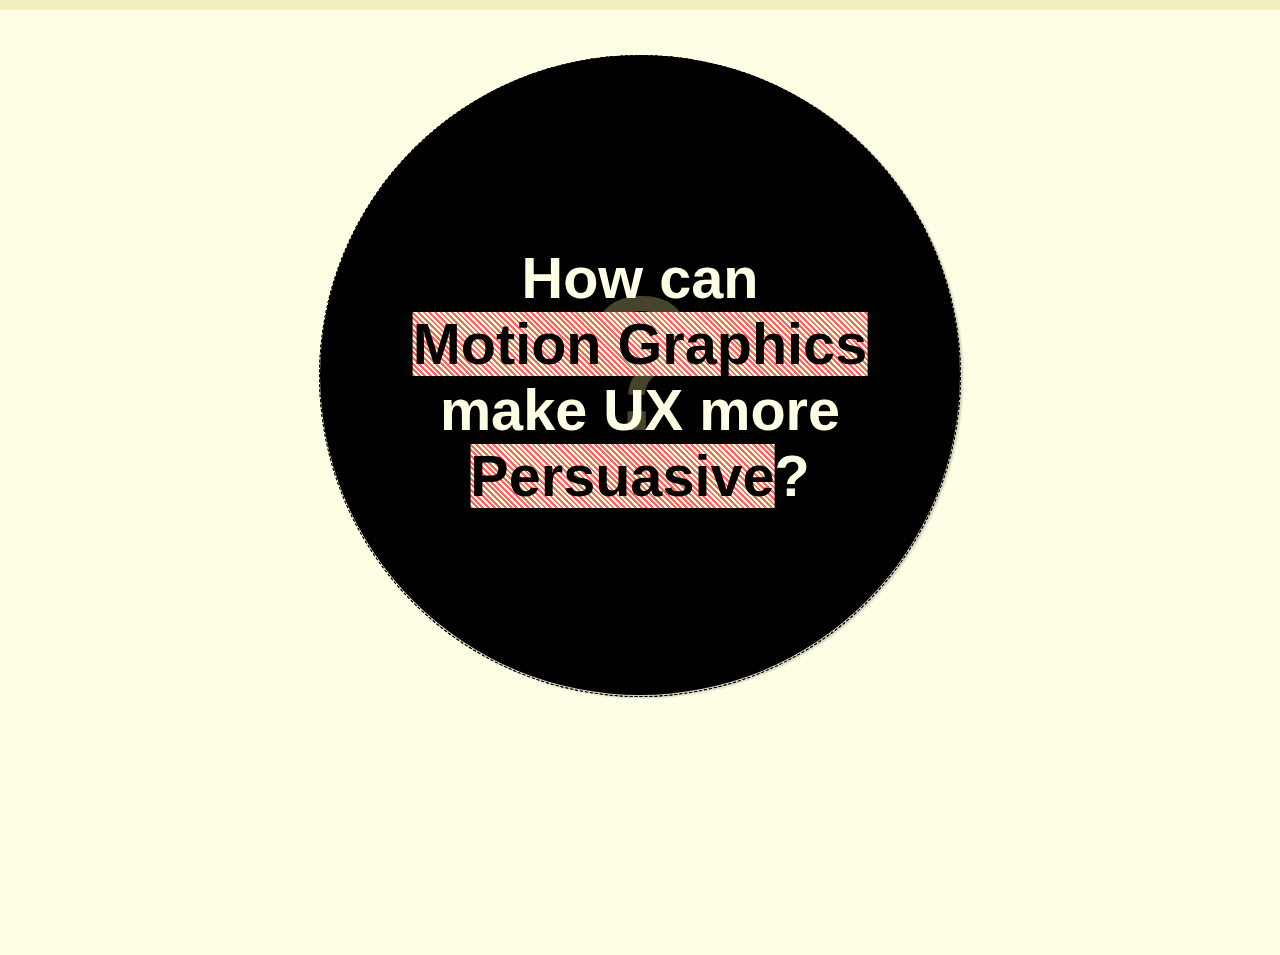
<file: ALL/index.html>
<!DOCTYPE html>
<html>
  <head>
    <meta charset="utf-8">
    <title>Eve Thesis Midterm</title>
    <link rel="stylesheet" href="style/main.css">
    <script
  src="https://code.jquery.com/jquery-3.1.1.min.js"
  integrity="sha256-hVVnYaiADRTO2PzUGmuLJr8BLUSjGIZsDYGmIJLv2b8="
  crossorigin="anonymous"></script>
  </head>
  <body>
    <div class="header">  </div>
<div id='q1-parent'>

<div id="q1">


    <div class="container-rel temp" >


        <div class="temp container-abs">
          <div class="container-rel circle-stroke">
          </div>
          <div class="container-rel circle-stroke">
          </div>
          <div class="container-rel circle">
              <p id="q" class="container-abs temp">?</p>
          </div>

              </div>

              <div class="temp container-abs" id="none">
                <div class="container-rel title">
                  <h2 class=" title temp">How can <br><span class="striped">Motion Graphics</span> make UX more <span class="striped">Persuasive</span>?</h2>

                  <!-- <div class=" wiggle-holder"> -->

                </div>

                    </div>

<!-- </div> -->

    <!-- </div> -->


<!-- <div class="temp inner question-1b">

</div> -->




</div>

        </div>


        <script type="text/javascript">
        $( '.circle').on( "mouseenter", function() {
          console.log('hovering')

          $('.circle-stroke:first').addClass('circle-animate')
            $('.circle-stroke:nth-child(2)').addClass('circle-animate2')

        })
        $( '.circle').on( "mouseleave", function() {
          console.log('hovering')

          $('.circle-stroke:first').removeClass('circle-animate')
            $('.circle-stroke:nth-child(2)').removeClass('circle-animate2')

        })

        $( '.circle').click(Start)

        function Start(){
          // $('.circle').css('transform','scale(.4)');
          setTimeout(function(){$('#q1-parent').fadeOut(1000)},000)
        }


        </script>

  </body>
</html>
</file>
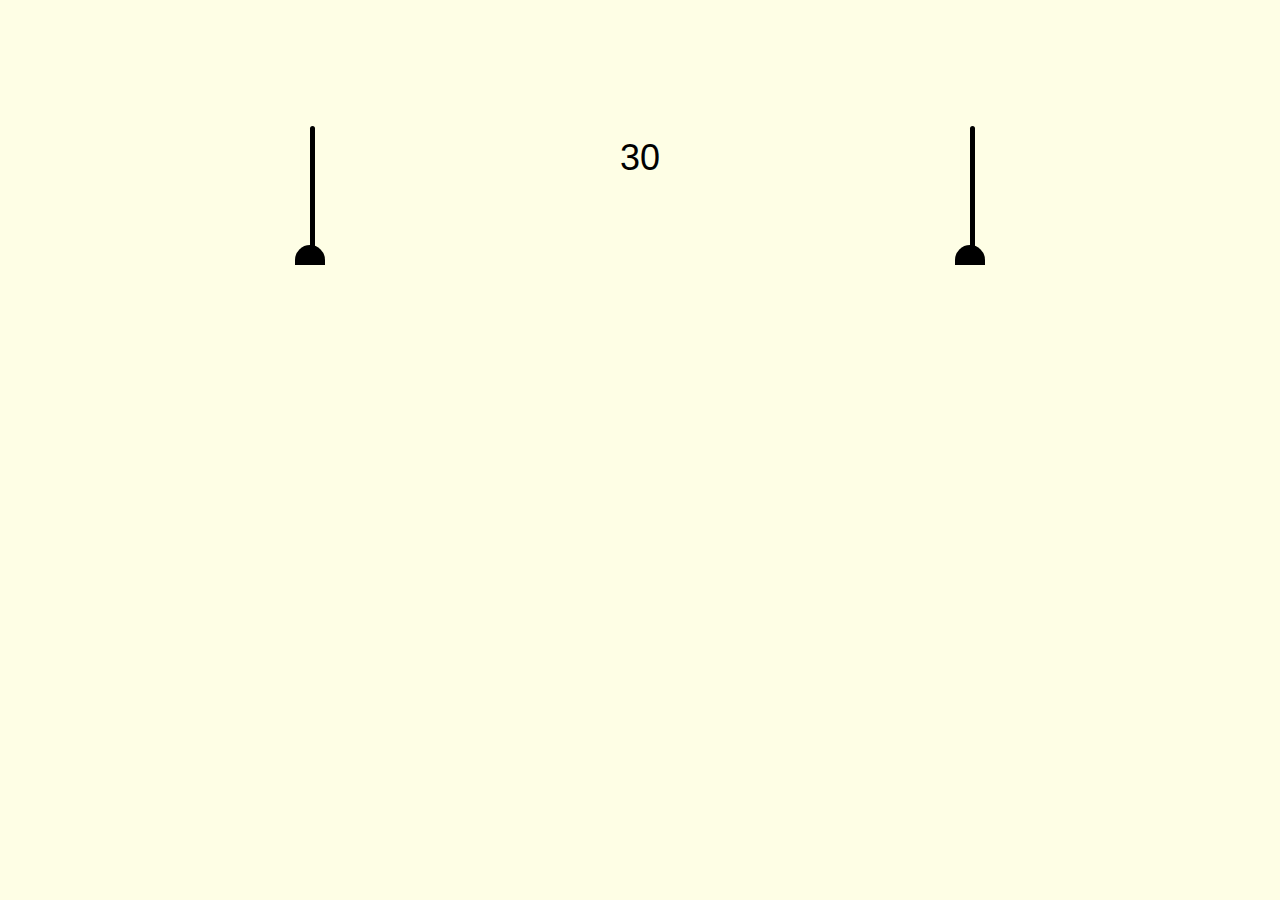
<file: gage/index.html>
<!DOCTYPE html>
<html >
<head>
  <meta charset="UTF-8">
  <title>SVG gauge</title>
  <script
  src="https://code.jquery.com/jquery-3.1.1.min.js"
  integrity="sha256-hVVnYaiADRTO2PzUGmuLJr8BLUSjGIZsDYGmIJLv2b8="
  crossorigin="anonymous"></script>



      <link rel="stylesheet" href="css/style.css">


</head>

<body>
  <div class='flex'>
<div class="container A flex-child">
  <svg class="typeRange" height="165" width="330" view-box="0 0 330 165">

    <g class="scale" stroke="red"></g>

    <path class="outline" d="" />
    <path class="fill" d="" />
    <div class="needleD">

    </div>
    <!-- <polygon class="needle" points="220,10 300,210 220,250 140,210" /> -->
  </svg>
   <div class="insider"></div>
  </div>


  <div class="output flex-child">30</div>


  <div class="containerB container A flex-child">
  <svg class="typeRange typeRangeB" height="165" width="330" view-box="0 0 330 165">

    <g class=" scaleB" stroke="red"></g>

    <path class="outline outlineB" d="" />
    <path class="fill fillB" d="" />
    <div class="needleC">
    <div class="needleCinner">

    </div>
  </div>
    <polygon class="needleB" points="220,10 300,210 220,250 140,210" />
  </svg>
   <div class="insider"></div>
  </div>

<!-- <video id="video1" autoplay src="out.webm" loop></video>
  <video autoplay preload="metadata">
    <source src="ManA.webm"  type="video/webm" />

  </video> -->

    <script src="js/index.js"></script>

</body>
</html>
</file>
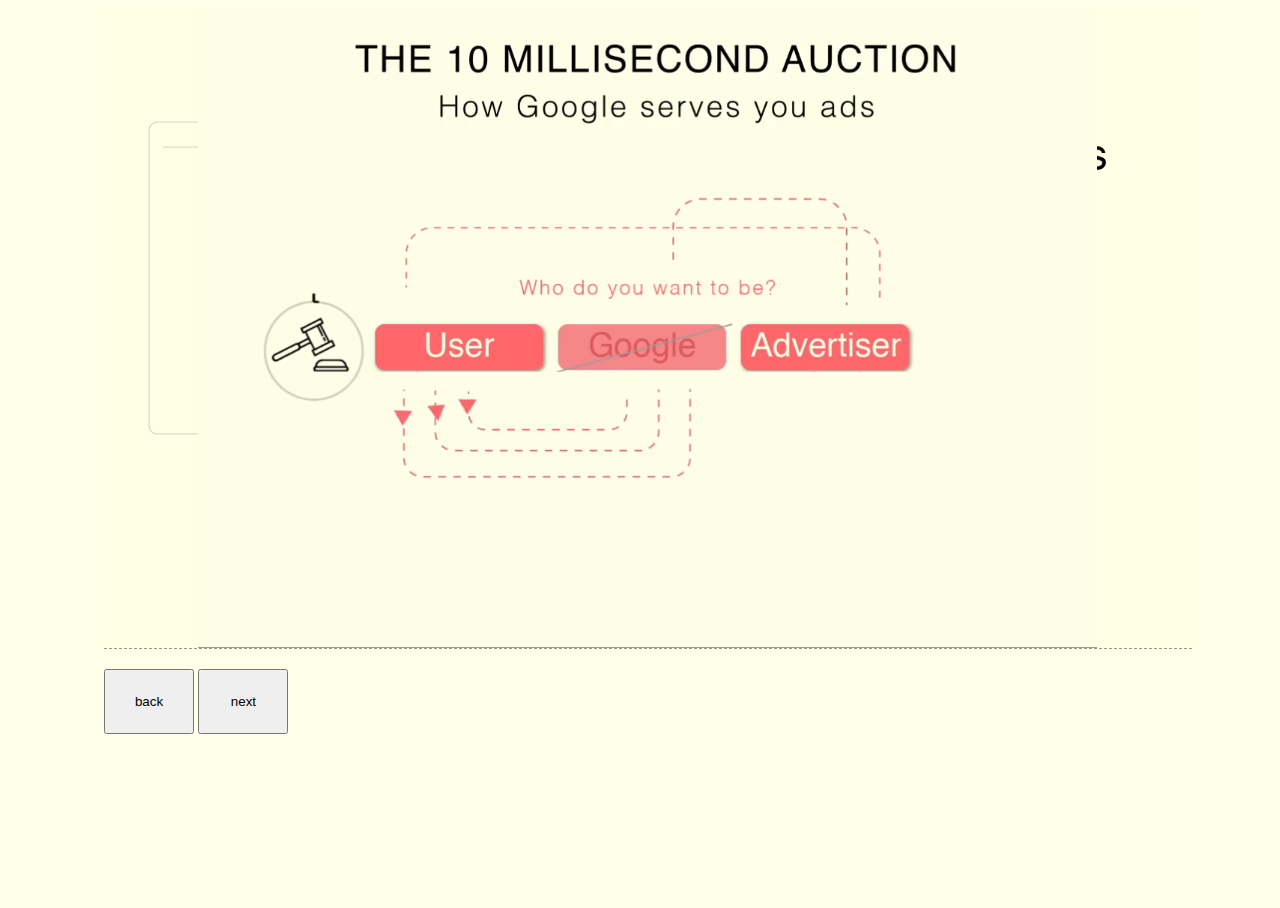
<file: googleAds_slideshow/index.html>
<!DOCTYPE html>
<html>
  <head>
    <meta charset="utf-8">
    <title></title>
    <script
  src="https://code.jquery.com/jquery-3.1.1.min.js"
  integrity="sha256-hVVnYaiADRTO2PzUGmuLJr8BLUSjGIZsDYGmIJLv2b8="
  crossorigin="anonymous"></script>

  <style media="screen">

  body {
    width: 100%;
    height: 100%;
    position: absolute;
    top: 0px;
    left: 0px;
    font-family: sans-serif;
    background-color: #FFFFE7;
  }
  .main{
    width: 85vw;
    height: 50vw;
    left: 50%;
    transform: translateX(-50%);
    border-bottom: 1px rgba(0,0,0,.4) dashed;
    background-image: url('images/a4.png');
    background-repeat:no-repeat;
    background-size:cover;
    position: relative;
    margin-bottom: 20px;
    background-color: #FFFFE7;
  }

  .lower{
    left: 7.5vw;
    position: relative;
  }

  .title{
    margin-bottom: 20px;
  }

  button{
    height: 65px;
    width: 90px;
  }

  .loop {
    position: absolute;
    top: 0;
    left: 0;
    width: 100%;
    height: 100%;
}

  </style>
  </head>
  <body>

    <div class="main">
      <video loop muted autoplay class="loop">
      <source src="images/a1.mp4" type="video/mp4">
  </video>

    </div>
    <div class="lower">


    <div class="title">
    </div>
      <button type="button" onclick="back()" name="back">back</button>
      <button type="button" onclick="next()" name="next">next</button>
  </div>






    <script type="text/javascript">
    var screennum = 0;
    function next(){
      if (screennum<everything.length-1){
        console.log(screennum)


          screennum ++
      if (screennum == 0){
        $('.loop').show()
      } else {
        $('.loop').hide()
      }

      $('.title').text('Screen '+ everything[screennum].num+ ' ➖ ' +everything[screennum].title)
      $('.main').css("background-image", "url("+everything[screennum].image+")");
    }
  }

    function back(){
        if (screennum>0){
        screennum --
      if (screennum == 0){
        $('.loop').show()
      } else {
        $('.loop').hide()
      }

      $('.title').text('Screen '+ everything[screennum].num+ ' ➖ ' +everything[screennum].title)
      $('.main').css("background-image", "url("+everything[screennum].image+")");
    }
  }

    var everything = [

      {
        "num": 0,
        "title": "LOOPING INTRO, 'User' and 'Advertiser' buttons react on hover",
        "image": "images/a1.mp4"
      },
      {
        "num": 1,
        "title": "Person has clicked 'User' so they are prompted to type something",
        "image": "images/a2.png"
      },
      {
        "num": 2,
        "title": "They type 'shoes' and click the search button",
        "image": "images/a3.png"
      },
      {
        "num": 3,
        "title": "TRANSITION SCREEN - 3 things animate out of the search box. Search box morphs into a full page",
        "image": "images/a4.png"
      },
      {
        "num": 4,
        "title": "Animation finishes. 1 second delay and 'PLAY' button appears, giving user a chance to read what is happening before clicking through",
        "image": "images/a5.png"
      },
      // {
      //   "num": 5,
      //   "title": "User prompted to hit play again (Play has a rollover state to help guide user)",
      //   "image": "images/a6.png"
      // },
      {
        "num": 5,
        "title": "TRANSITION- Results heading towards the page. Page flips",
        "image": "images/a6.png"
      },
      {
        "num": 6,
        "title": "Page done flipping. User prompted to hit PLAY again",
        "image": "images/a7.png"
      },
      {
        "num": 7,
        "title": "TRANSITION- Action lines! Auction participants shuffling and their bid is revealed",
        "image": "images/a8.png"
      },
      {
        "num": 8,
        "title": "TRANSITION- A winner is chosen",
        "image": "images/a9.png"
      },
      {
        "num": 9,
        "title": "TRANSITION- Ad is moving left towards the page",
        "image": "images/a10.png"
      },
      {
        "num": 10,
        "title": "FINAL SCREEN",
        "image": "images/a11.png"
      },

  ];


    $('.title').text('Screen '+ everything[screennum].num+ ' ➖ '+ everything[screennum].title)
    $('.main').css("background-image", "url("+everything[screennum].image+")");

    </script>

  </body>
</html>
</file>
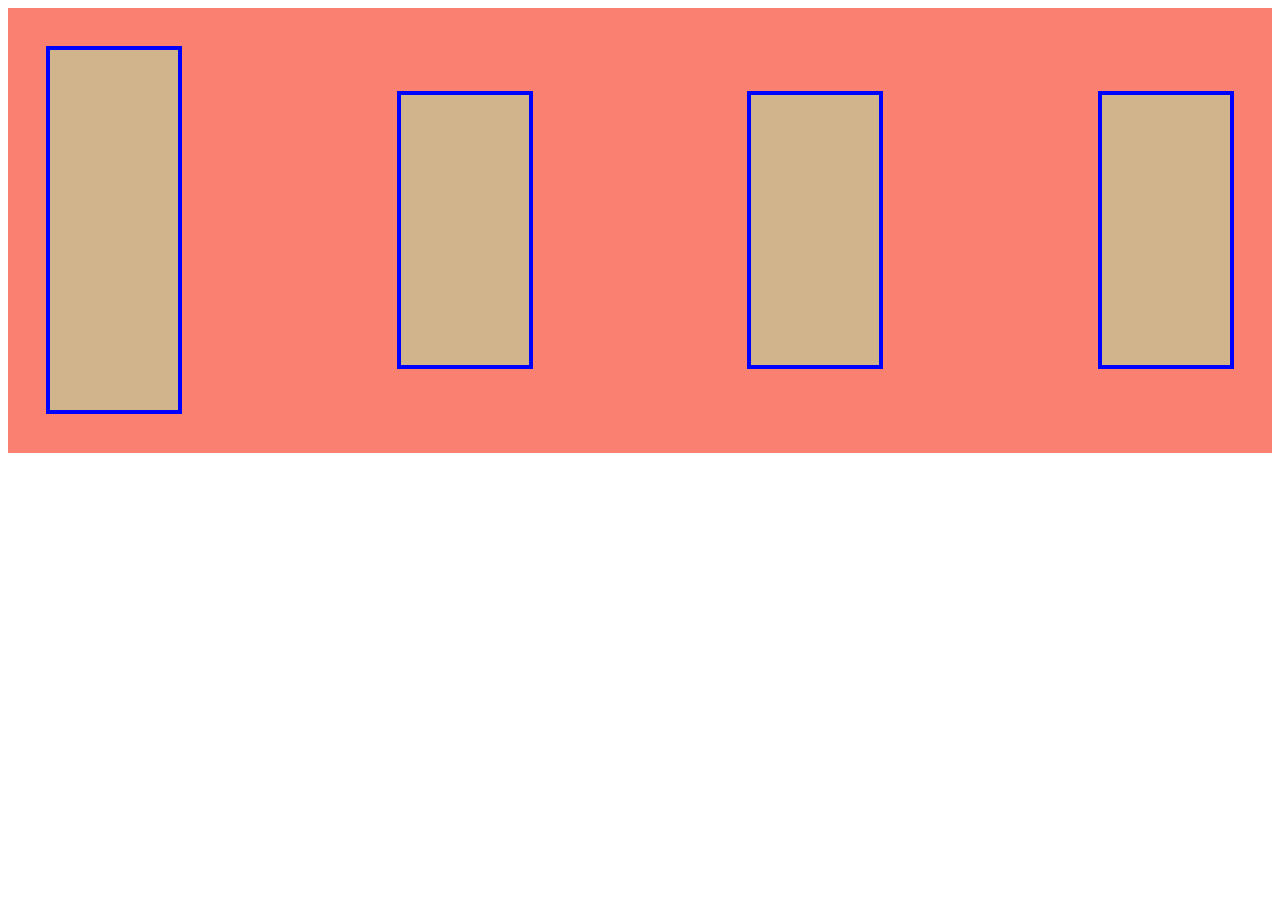
<file: ALL/flexEve.html>
<!DOCTYPE html>
<html>
  <head>
    <meta charset="utf-8">
    <title></title>

    <style media="screen">
      .parent{
        background: salmon;
        display: flex;
        flex-wrap: wrap;
        justify-content:  space-between;
        /*justify-content: flex-start;*/
        /*flex-direction: column;*/
      }

      .child{
        border: 4px blue solid;
        background: tan;
        width: 10vw;
        height: 30vh;
        /*flex: 1;*/
        flex-shrink: 1;
        margin: 3vw;
      }

      .parent .first{
        height: 40vh;
        /*flex: 2;*/
      }

      .parent .first{
        height: 40vh;
        /*flex: 2;*/
      }

      .parent > * {
        align-self: center;
      }
    </style>
  </head>
  <body>

    <div class="parent">
      <div class="child first">

      </div>
      <div class="child second">

      </div>
      <div class="child">

      </div>
      <div class="child">

      </div>

    </div>

  </body>
</html>
</file>
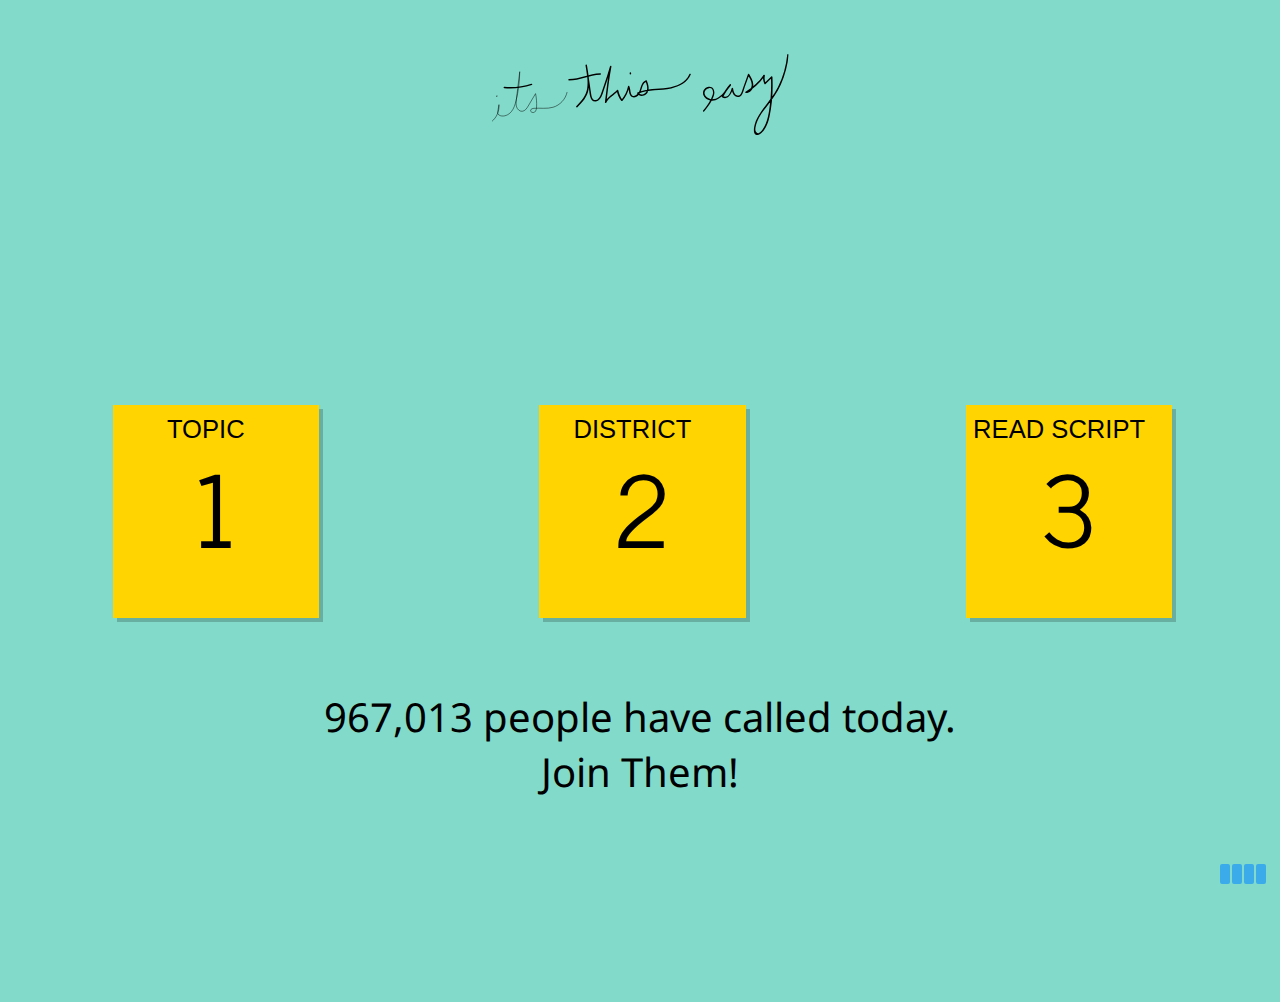
<file: call/solution02/index3.html>
<!DOCTYPE html>
<html lang="en">
<head>
  <meta charset="UTF-8">
  <title>FlexBox Nav</title>
  <link rel="stylesheet" href="https://maxcdn.bootstrapcdn.com/font-awesome/4.3.0/css/font-awesome.min.css">
  <link rel="stylesheet" href="style.css">
  <script
  src="https://code.jquery.com/jquery-3.1.1.min.js"
  integrity="sha256-hVVnYaiADRTO2PzUGmuLJr8BLUSjGIZsDYGmIJLv2b8="
  crossorigin="anonymous"></script>
<link href="https://fonts.googleapis.com/css?family=News+Cycle:700|Noto+Sans:700" rel="stylesheet">
</head>
<body>
  <div class="all">

    <div class="header">
      <img src="img/itseasy.svg" id="easy" alt="">
    </div>

  <div class="elements">

    <div class="item" >
        <div class="holder" onclick="openOne()" id="holder-1">
          <div class="chapter" id="topic">TOPIC</div>
          <p class="num-1">1</p>
          <div class="topic-list">
            <ul>
              <li>Topic One</li>
              <li>Topic Two</li>
              <li>Topic Three</li>
              <li>Topic Four</li>
              <li>Topic Five</li>
            </ul>

          </div>

        </div>
    </div>
    <div class="item">
        <div class="holder" onclick="open2()" id="holder-2">
          <div class="chapter" id="district">DISTRICT</div>
          <p class="num num-2">2</p>
        </div>
    </div>
    <div class="item">
        <div class="holder" onclick="open3()" id="holder-3">
          <div class="chapter" id="script">READ SCRIPT</div>
          <p class="num num-3">3</p>
        </div>
    </div>

  </div>

  <div class="caller-numbers">
    <span id="caller-live-number">967,013</span> people
have called today. <br>
<span id="join-them">Join Them!</span>

  </div>


  </div>


  <div class="audio" id="audio">
  <span></span>
  <span></span>
  <span></span>
  <span></span>
</div>

<audio class="music" src="audio/robyn.mp3" autoplay="true">
  <audio class="music" src="audio/carly.mp3">
  <audio class="music" src="audio/robyn.mp3">
  <audio class="music" src="audio/ghostbusters.mp3">
  <audio class="music" src="audio/charlie.mp3">

</audio>

<script type="text/javascript">
const topicBox = document.getElementById('holder-1')
const musicPlaying = true;
const audio = document.getElementById('audio');
const musicAll = [...document.querySelectorAll('.music')];
const allBoxHolders = [...document.querySelectorAll('.holder')];
allBoxHolders.forEach(box => box.addEventListener('mouseenter', hovering))
allBoxHolders.forEach(box => box.addEventListener('mouseleave', nothovering))

function hovering(){
  if (!this.classList.contains('open')){
    console.log('its closed')
    // console.log('hovering', this)
    this.classList += " hovering"
  }
}

function nothovering(){
  if (this.classList.contains('open')){
  console.log('hovering', this)
  this.classList = "holder"
}
}

console.dir(musicAll[0])
audio.addEventListener('click', dealWithAudio )

function dealWithAudio(){
    //if any are playing, turn them off and set audio state to paused
    //else if none are playing, pick one randomly from the array and turn
    //it on and set the audio state to playing
  const allPaused = musicAll.every(music => (music.paused));
  console.log(allPaused)
  if (allPaused){
    var newnum = Math.floor(Math.random()*musicAll.length)
    console.log(newnum)
    musicAll[newnum].play()
  } else {
    musicAll.forEach(music => music.pause());
  }




}

function openOne(e){
  const numOne = document.querySelector('.num-1')
  numOne.style.top = "5%";
  numOne.style['margin-top'] = "-35%";
  numOne.style.position = 'absolute';
  numOne.style['font-size'] = "4vh";

  document.querySelector('#topic').style.opacity = "0";

  document.querySelector('.header').style.height = '5vh';
  topicBox.id = "box-1-open"
  topicBox.classList += " open"
  document.querySelector('.topic-list').style.display = 'block'

}

</script>

</body>
</html>
</file>
<file: ALL/style/main.css>
.flex-container {
  display: flex;
  justify-content: center; }

.container-abs {
  position: absolute;
  left: 50%;
  transform: translateX(-50%); }

.container-rel {
  position: relative;
  left: 50%;
  transform: translateX(-50%); }

#q1-parent {
  height: 100%;
  display: flex;
  /*   flex-direction: column; */
  justify-content: center;
  /*     display: table; */
  /*   position:relative; */ }

@media all and (min-width: 1200px) {
  #q1 {
    top: 5%; } }
@media all and (max-width: 1200px) and (min-width: 950px) {
  #q1 {
    top: 10%; } }
@media all and (max-width: 950px) {
  #q1 {
    top: 20%; } }
#q1 {
  /*   top: calc(100vh - $circ-size); */
  /*   transform: translateY(-webkit-calc(100vh - $circ-size)); */
  height: 100%;
  align-self: center;
  left: 50%;
  transform: translateX(-50%);
  position: relative;
  color: #FEFEE5;
  flex: 1; }

#q {
  font-size: 15vw;
  margin-top: 22vh;
  opacity: .3;
  color: #e6e291;
  top: 0px; }

.circle-animate {
  border: 2px dashed #010101;
  animation: pulse .4s .05s infinite alternate; }

.circle-animate2 {
  border: 3px dashed #010101;
  animation: pulse .4s .1s infinite alternate; }

.circle-stroke {
  border: 1px dashed #010101;
  background-color: transparent;
  width: 50vw;
  border-radius: 50%;
  height: 50vw;
  transition: all .5s ease-in-out;
  pointer-events: none;
  position: absolute; }

.circle {
  background-color: #010101;
  border-radius: 50%;
  /*   transform: translateX(-50%); */
  width: 50vw;
  height: 50vw;
  box-shadow: 2px 2px 2px 1px rgba(0, 0, 0, 0.19);
  transition: all .5s ease-in-out; }

.circle:hover {
  cursor: help;
  animation: pulse .4s ease-in-out alternate infinite; }

@keyframes pulse {
  to {
    transform: translateX(-50%) scale(1.13); } }
.title {
  transition: all .5s ease-in-out;
  font-size: 4.5vw;
  padding: 5.55556vw 0;
  vertical-align: middle;
  max-width: 43vw;
  text-align: center; }

#none {
  pointer-events: none; }

.striped {
  color: #010101;
  background: repeating-linear-gradient(45deg, #FE6464, #FE6464 2px, #FEFEE5 2px, #FEFEE5 4px); }

.header {
  position: relative;
  background-color: #f2f0c0;
  height: 10px;
  top: 0px;
  left: 0px;
  width: 100vw; }

.wiggle-holder {
  margin: 20px 00px;
  width: 30vw;
  max-width: 150px;
  height: 20px;
  border-bottom: 2px dashed salmon; }

body {
  top: 0px;
  left: 0px;
  width: 100vw;
  height: 100vh;
  margin: 0;
  background-color: #FEFEE5;
  font-family: "Helvetica"; }

.center {
  text-align: center;
  position: relative;
  left: 50%;
  transform: translateX(-50%);
  font-family: "Helvetica"; }

.center {
  text-align: center;
  position: relative;
  left: 50%;
  transform: translateX(-50%); }

/*# sourceMappingURL=main.css.map */
</file>
<file: gage/css/style.css>
* {
  margin: 0;
  padding: 0;
}

.flex {
  display: flex;
}

.flex > container {
  justify-content: center;
  flex: 2;
  margin: 00px 100px;
/*   flex-shrink: 1; */
/*   width: 20vw; */
}



body,
html {
  width: 100%;
  height: 100%;
  margin: 0px auto;
  background-color: #FEFEE5;
  font-family: Verdana, Geneva, sans-serif;
  font-size: 12px;
  color: #ccc;
  -webkit-font-smoothing: antialiased;
  -moz-osx-font-smoothing: grayscale;
  text-align: center;
}

.needleC{
transition: all .3s ease-in;
  transform: translateZ(50deg);
transform-origin: bottom left;
  /*background-color: black;*/
  width: 5px;
  height: 130px;
  position:relative;
  bottom: 86%;
  left: 50%;
  border-radius: 3px;
  /*animation: shake .1s alternate infinite;*/

}

.needleCinner{
  transition: all .3s ease-in;
transform-origin: bottom left;
  background-color: black;
  width: 100%;
  height: 130px;*/
  position:relative;
  /*bottom: 86%;
  left: 50%;*/
  border-radius: 3px;
  animation: shake .1s alternate infinite;

}

.needleD{
transform-origin: bottom left;
  background-color: black;
  width: 5px;
  height: 130px;
  position:relative;
  bottom: 86%;
  left: 50%;
  border-radius: 3px;
/*   animation: shake .1s alternate infinite; */

}

@keyframes shake {
  to {
    transform: rotateZ(2deg);
  }
  from {
    transform: rotateZ(-2deg);
  }

}

.container {
  position: relative;
  margin: 100px auto 50px auto;
  height: 165px;
  width: 330px;
}

.insider {
  flex: 1;
  line-height: 35px;
  width: 30px;
  height: 20px;
  background-color: black;
  border-radius: 60px 60px 0 0;
  position: absolute;
  top: 100%;
  left: 50%;
  transform: translateX(-50%) translateY(-100%);
  text-align: center;
}

.output {
  color: black;
  font-size: 3em;
  align-self: center;
}

.initialValue {
  border: none;
  color: black;
  display: block;
  width: 3em;
  background-color: transparent;
  margin: 1em auto;
  outline: none;
  font-size: 16px;
  text-align: center;
}

/*SVG*/
svg {
  margin: 0px;
  padding: 0;
}

.outline,
.fill,
.center, .fillB, .outlineB,
.needle, .needleB,
.scale, .scaleB,
.output {
  pointer-events: none;
}

.outline {
  fill: #FF6767;
}

.fill {
  fill: #D6CCA7;
}

.needle{
  fill: black;
}

.scale, .scaleB {
  stroke: black;
}

text {
  text-anchor: middle;
  dominant-baseline: alphabetic;
  font: 12px helvetica, sans-serif;
  fill: black;
}

.needleB {
/*   fill: blue; */
  transition: all .5s ease-in;
/*   transform: scale(3); */
/*   animation: shake .5s linear infinite; */
}


/*////////*/

video#chrome {
bottom: 0;
position: absolute;
-moz-transition: opacity 1.5s ease-in-out;
-ms-transition: opacity 1.5s ease-in-out;
-o-transition: opacity 1.5s ease-in-out;
-webkit-transition: opacity 1.5s ease-in-out;
transition: opacity 1s;
width: 150%;
}



video#video1, video#video2  {
-moz-animation-duration: 3s;
-ms-animation-duration: 3s;
-o-animation-duration: 3s;
-webkit-animation-duration: 3s;
animation-duration: 3s;
background: transparent;
position: absolute;
}
</file>
<file: call/solution02/style.css>
html {
  box-sizing: border-box;
    font-family: 'Mallanna', sans-serif;
/*     text-align: center; */


}

.section3-pre > * {
  border: 2px red dashed;
  line-height: 1em;
  text-align: center;
}


html * {
    transition: all .5s ease-in-out;
}

input {
  left: 50%;
  position: relative;
  transform: translateX(-50%) translateY(100px);
  width: 70%;
  font-size: 1.0em;
  text-transform:uppercase;
  color: grey;


}

.button-2{
  top: 200vh;
  margin-bottom: 100px;
  position:relative;
}



.num-1{
  text-align: center;
  font-size: 11vh;
  margin-top: -20px;
  margin-bottom: 0px;
  font-family: 'News Cycle', sans-serif;
  transition: all .4s .1s ease-in;
}

.num-2{
  text-align: center;
  font-size: 11vh;
  margin-top: -20px;
  margin-bottom: 0px;
  font-family: 'News Cycle', sans-serif;
}

.num-3{
  text-align: center;
  font-size: 11vh;
  margin-top: -20px;
  margin-bottom: 0px;
  font-family: 'News Cycle', sans-serif;
}


.topic-list{
   opacity: 0;
  transition: all .4s 1s ease-in;
  margin-top: -20px;
  /*display: none;*/
}
/*.topic-list > * {
    opacity: 0;
      transition: all 1s 1s ease-in;
}*/

hr {
  top:45%;
  position:absolute;
  border:none;
  left:15vw;
  border-top:10px dashed #ffd400;
/*   border-radius: 50%; */
  color:#ffd400;
/*   box-shadow: 2px 2px 2px rgba(0,0,0,.2); */
  background-color:rgba(255, 255, 255, 0);
  height:1px;
  width:70%;
}

body {
  font-family: 'Mallanna', sans-serif;
  /*font-family: sans-serif;*/
  margin: 0;
  background-color: rgba(51, 196, 169, 0.61);
/*   background-image: linear-gradient(260deg, #f3faff 0%, #fff7a0 100%); */
  /* background-repeat: no-repeat; */
  background-size: 100%;
  background-size: cover;
}

#rep-image{
  left: 0px;
  position: relative;
  border-radius: 50%;
  border: 10px solid #d6b307;
  width: 200%;
  float:left;

}

.script{
  font-size:.8em;
}

.rep-image{
  display: inline-block;
/*   float: left; */
}

a {
  color:white;
}

.section2-pre, .section3-pre, .section2-post{
  display: none;
}

.section2-post{
  padd\ing: 15px;
}

.section2-answer{
  font-size: 1em;
  line-height: 1em;
}

.section2-details{
  font-size: .5em;
  line-height: 1em;

}

.topic-result{
/*   opacity: 0; */
  display: none;
}

.topic-tip{
  text-align: center;
  line-height: 1em;
  font-size: 15px;
  bottom: 5%;
  margin:20px;
/*   width: 80%; */
  position:absolute;
}

.caller-numbers{
    font-family: 'Noto Sans', sans-serif;
    text-align: center;
    position: absolute;
    font-size: 2.5em;
    left: 50%;
    transform: translateX(-50%);
    bottom: 101px;
}



.item {
  position:relative;
/*   background:rgba(255,255,255,0.08); */
  margin:2px;
  padding:10px;
  font-size: 30px;
  flex: 1 1 calc(33.33% - 20px);
  height: 90vh;

}

input:focus::-webkit-input-placeholder { color:transparent; }


.elements {
  position:relative;
  top: 50vh;
  transform: translateY(-50%);
  position:relative;
  display:flex;

}

.all{
/*   border: 4px tan dashed; */
  position: absolute;
  width:100%;
  top:0px;
  height: 100%;

}

#holder-1, #holder-2, #holder-3{
  height:200px;
  /*transition: 2s ease-in-out;*/
}


.button{
  text-align: center;
  padding: 5px;
    position: absolute;
    top: 50%;
    left: 50%;
    transform: translateX(-50%);
  background-color: black;
  color: white;
  top : 84%;
  box-shadow: 1px 1px 1px rgba(0,0,0,.2);
  width: 70%;
}

.button:hover{
  cursor: pointer;
  box-shadow: 7px 7px 4px rgba(0,0,0,.2);
  background-color: #474747;

}

.holder{
  /* overflow: scroll; */
  display: inline-block;
  width: 50%;
  clear:both;
  margin-top: 0;
  /*   height: 00px; */
  left: 25%;
  top: 25vh;
  position: relative;
  background-color: #ffd400;
  padding: .2vw;
  padding-top: 10px;
  box-shadow: 4px 4px 0px rgba(0,0,0,.2);
  transition: all .5s cubic-bezier(0.55, 0.01, 0.4, 1.01);
}

.hovering{
  cursor: pointer;
  background-color: #fff08c;
  transform: scale(1.2);
  animation: rotate-thing .5s ease-out;
  box-shadow: 9px 27px 7px rgba(0,0,0,.2);
  transition: all .5s .4s ease-in-out;
}

@keyframes rotate-thing {
  10% {transform: rotateZ(4deg); }
  30% {transform: rotateZ(-4deg);}
   50% {transform: rotateZ(2deg); }
  60% {transform: rotateZ(-2deg);}
}

.chapter{
  text-align: center;
  overflow: hidden;
  clear:both;
/*   max-height:20%; */
  position: relative;
  max-width: 90%;
/*   margin-left: 1.5vw; */
  font-size: 2vw;
}




.audio {
  width: 40px;
  height: 40px;
  position: absolute;
  top: 96%;
  right: 0%;
  transform: translate(-50%, -50%);
}
.audio span {
  width: 10px;
  height: 20px;
  background: #3cabea;
  border-radius: 2px;
  position: absolute;
  bottom: 0;
}
.audio span:first-of-type {
  margin-top: 0;
}
.audio span:nth-child(1) {
  animation: animationTest 1.2s infinite ease-in-out;
  left: 0;
}
.audio span:nth-child(2) {
  animation: animationTest 1.6s infinite ease-in-out;
  left: 12px;
}
.audio span:nth-child(3) {
  animation: animationTest 1.4s infinite ease-in-out;
  left: 24px;
}
.audio span:nth-child(4) {
  animation: animationTest 1s infinite ease-in-out;
  left: 36px;
}

@keyframes animationTest {
  0% {
    height: 2px;
  }
  50% {
    height: 20px;
  }
  100% {
    height: 2px;
  }
}

.header{
  z-index: 300;
  left: 50%;
  transform: translateX(-50%);
  width: 40vw;
  margin-top: 6vh;
  position: absolute;
  transition: all .7s .2s cubic-bezier(0.42, 0, 0.36, 0.99);
  position: relative;
  height:9vh;
}


#easy{
  position: relative;
  left: 50%;
  transform: translateX(-50%);
  height: 100%;


}
</file>
